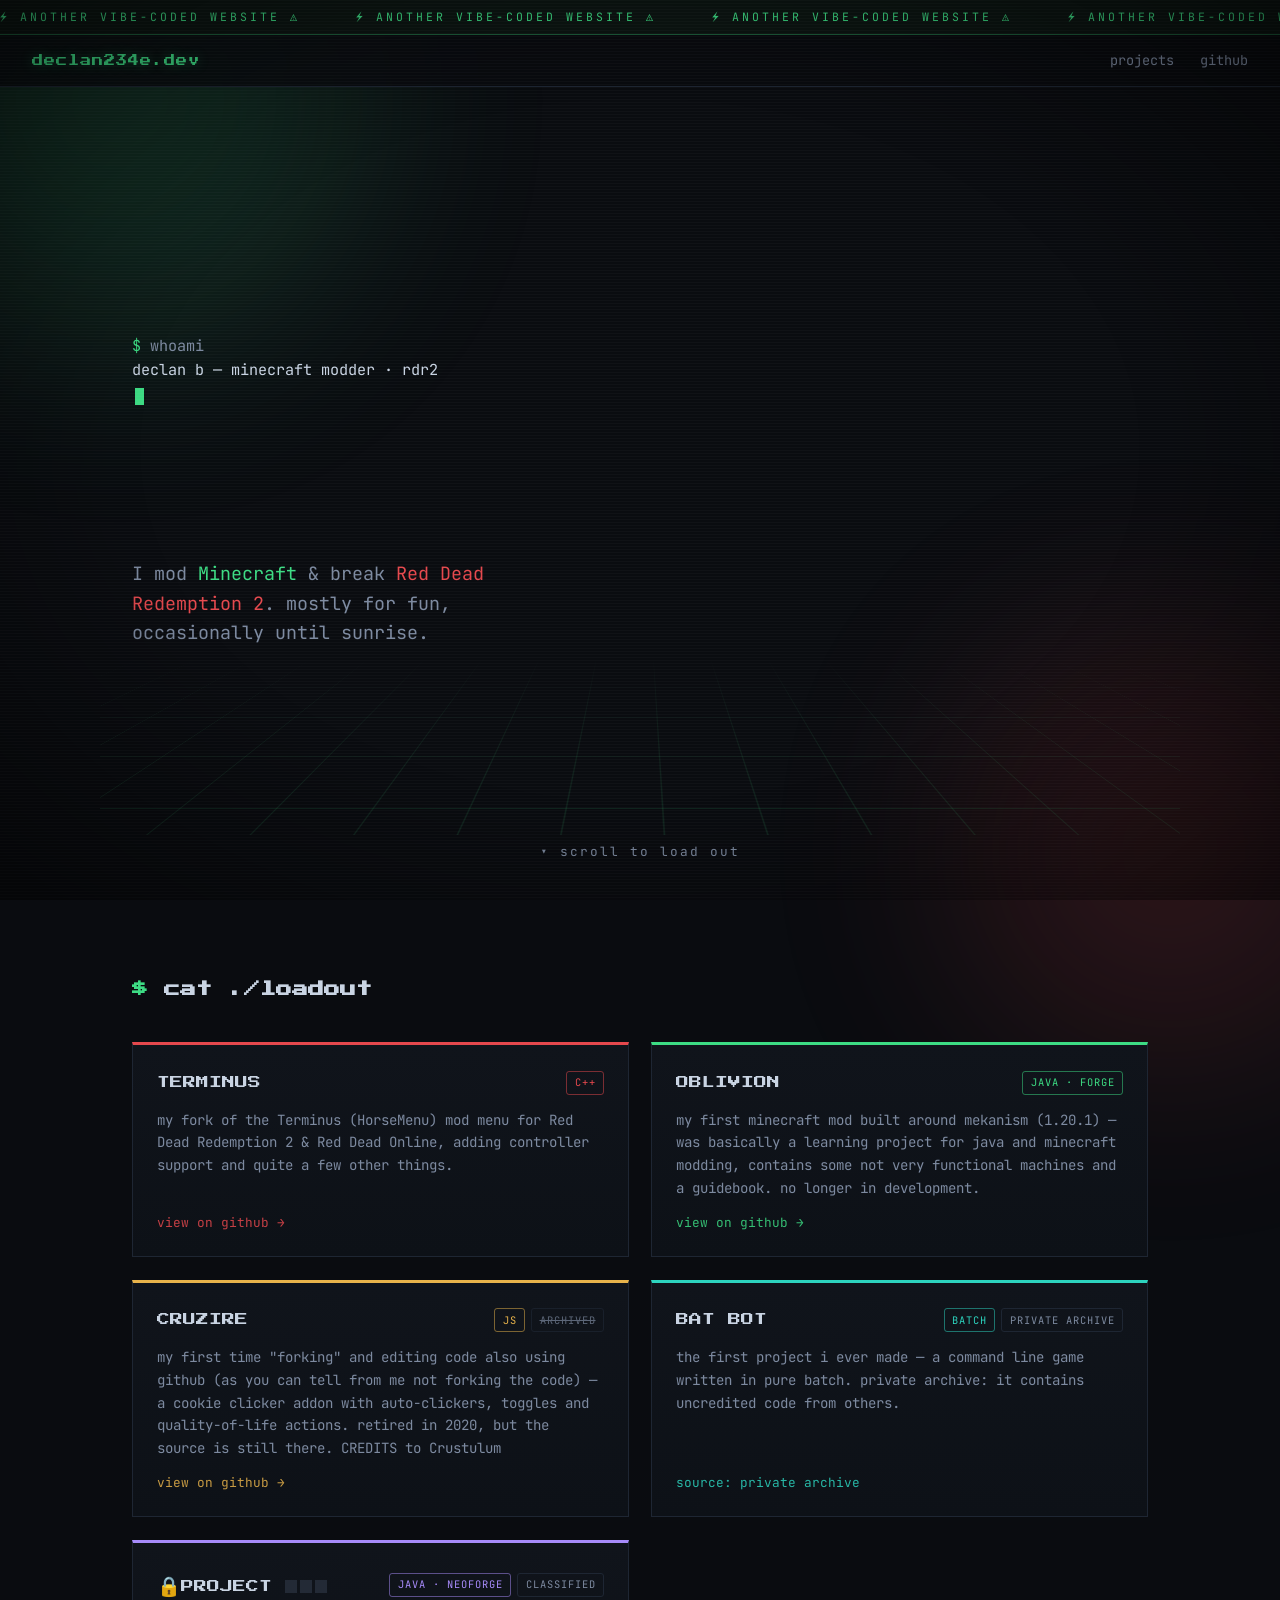
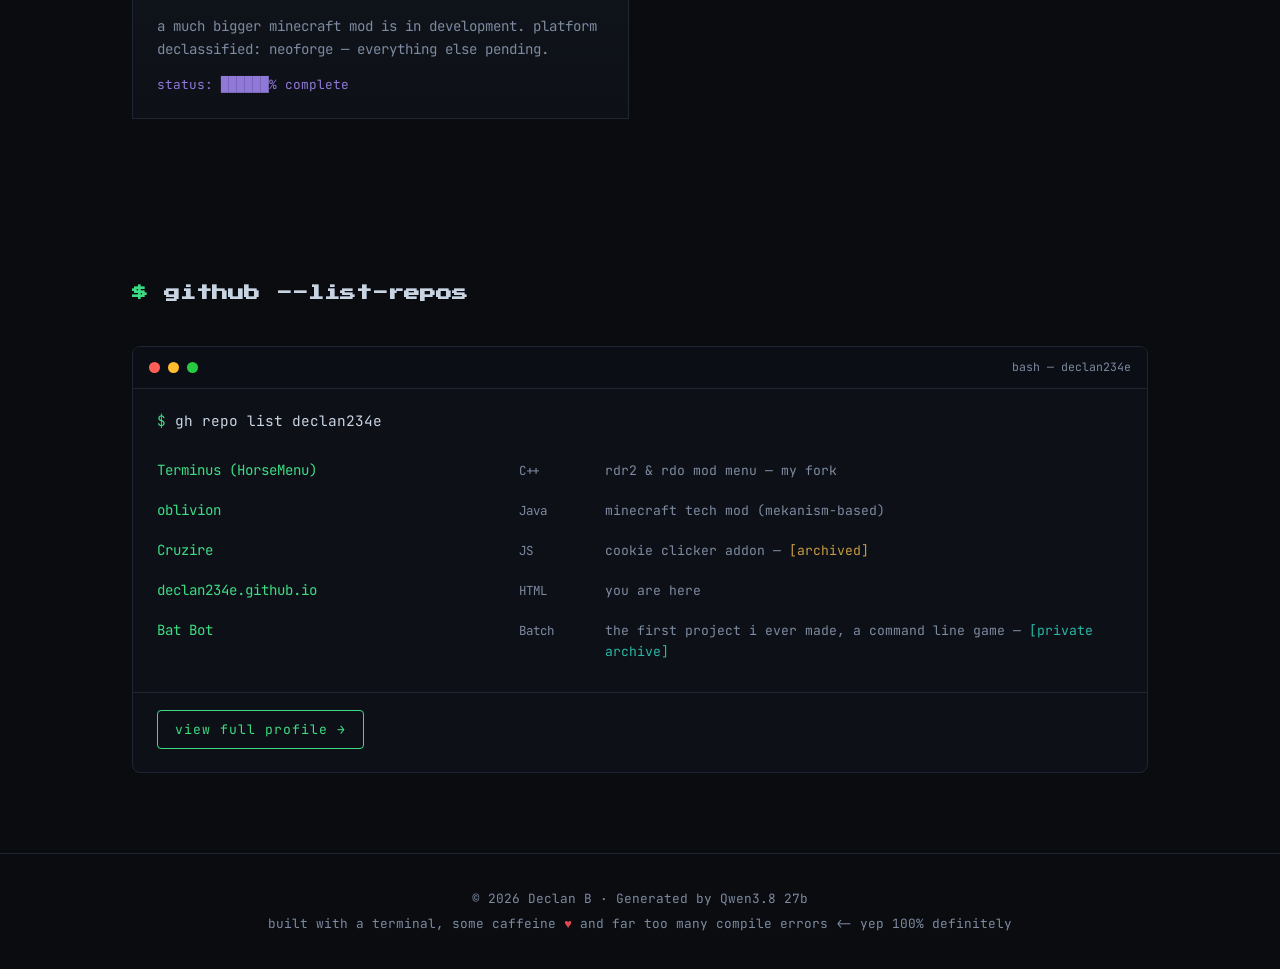
<file: index.html>
<!DOCTYPE html>
<html lang="en">
<head>
  <meta charset="UTF-8" />
  <meta name="viewport" content="width=device-width, initial-scale=1.0" />
  <title>declan234e.dev</title>
  <meta name="description" content="declan b — i mod minecraft & break red dead redemption 2." />
  <link rel="preconnect" href="https://fonts.googleapis.com" />
  <link rel="preconnect" href="https://fonts.gstatic.com" crossorigin />
  <link href="https://fonts.googleapis.com/css2?family=JetBrains+Mono:wght@400;700&family=Press+Start+2P&display=swap" rel="stylesheet" />
  <link rel="stylesheet" href="style.css?v=2026-10-09b" />
</head>
<body class="crt">
  <div class="vibe-ticker" role="note" aria-label="another vibe-coded website">
    <div class="vibe-ticker-track" aria-hidden="true"><span>⚡ another vibe-coded website ⚠️</span><span>⚡ another vibe-coded website ⚠️</span><span>⚡ another vibe-coded website ⚠️</span><span>⚡ another vibe-coded website ⚠️</span><span>⚡ another vibe-coded website ⚠️</span><span>⚡ another vibe-coded website ⚠️</span><span>⚡ another vibe-coded website ⚠️</span><span>⚡ another vibe-coded website ⚠️</span></div>
  </div>

  <div class="orb orb-green" aria-hidden="true"></div>
  <div class="orb orb-red" aria-hidden="true"></div>

  <nav>
    <a class="nav-brand" href="#top">declan234e.dev</a>
    <div class="nav-links">
      <a href="#projects">projects</a>
      <a href="#github">github</a>
    </div>
  </nav>

  <main id="top">
    <!-- ============ HERO ============ -->
    <section class="hero" id="home">
      <div class="grid-floor" aria-hidden="true"></div>
      <div class="hero-inner">
        <div class="boot" id="boot"></div>
        <h1 class="hero-name" id="hero-name">DECLAN B<span class="cursor" aria-hidden="true"></span></h1>
        <p class="hero-tag">
          I mod <span class="hl-mc">Minecraft</span> &amp; break
          <span class="hl-rdr2">Red Dead Redemption 2</span>. mostly for fun,
          occasionally until sunrise.
        </p>
      </div>
      <a class="scroll-cue" href="#projects">▾ scroll to load out</a>
    </section>

    <!-- ============ PROJECTS ============ -->
    <section id="projects">
      <h2 class="section-title reveal"><span class="prompt">$</span> cat ./loadout</h2>
      <div class="cards">
        <a class="card card-rdr2 reveal" href="https://github.com/declan234e/HorseMenu" target="_blank" rel="noopener">
          <div class="card-head">
            <span class="card-title">TERMINUS</span>
            <span class="badges"><span class="badge lang">C++</span></span>
          </div>
          <p class="card-desc">my fork of the Terminus (HorseMenu) mod menu for Red Dead Redemption 2 &amp; Red Dead Online, adding controller support and quite a few other things.</p>
          <span class="card-link">view on github →</span>
        </a>

        <a class="card card-mc reveal" href="https://github.com/declan234e/oblivion" target="_blank" rel="noopener">
          <div class="card-head">
            <span class="card-title">OBLIVION</span>
            <span class="badges"><span class="badge lang">JAVA · FORGE</span></span>
          </div>
          <p class="card-desc">my first minecraft mod built around mekanism (1.20.1) — was basically a learning project for java and minecraft modding, contains some not very functional machines and a guidebook. no longer in development.</p>
          <span class="card-link">view on github →</span>
        </a>

        <a class="card card-cookie reveal" href="https://github.com/declan234e/Cruzire" target="_blank" rel="noopener">
          <div class="card-head">
            <span class="card-title">CRUZIRE</span>
            <span class="badges"><span class="badge lang">JS</span><span class="badge archived">ARCHIVED</span></span>
          </div>
          <p class="card-desc">my first time "forking" and editing code also using github (as you can tell from me not forking the code) — a cookie clicker addon with auto-clickers, toggles and quality-of-life actions. retired in 2020, but the source is still there. CREDITS to Crustulum</p>
          <span class="card-link">view on github →</span>
        </a>

        <div class="card card-bat reveal" aria-label="Bat Bot, private archive project">
          <div class="card-head">
            <span class="card-title">BAT BOT</span>
            <span class="badges"><span class="badge lang">BATCH</span><span class="badge">PRIVATE ARCHIVE</span></span>
          </div>
          <p class="card-desc">the first project i ever made — a command line game written in pure batch. private archive: it contains uncredited code from others.</p>
          <span class="card-link">source: private archive</span>
        </div>

        <div class="card card-dark card-locked reveal" aria-label="classified minecraft mod, details partially redacted">
          <div class="card-head">
            <span class="card-title"><span class="lock-icon" aria-hidden="true">🔒</span>PROJECT&nbsp;<span class="redacted"></span><span class="redacted"></span><span class="redacted"></span></span>
            <span class="badges"><span class="badge lang">JAVA · NEOFORGE</span><span class="badge">CLASSIFIED</span></span>
          </div>
          <p class="card-desc">a much bigger minecraft mod is in development. platform declassified: neoforge — everything else pending.</p>
          <span class="card-link">status: ██████% complete</span>
        </div>
      </div>
    </section>

    <!-- ============ GITHUB ============ -->
    <section id="github">
      <h2 class="section-title reveal"><span class="prompt">$</span> github --list-repos</h2>
      <div class="terminal reveal">
        <div class="term-bar" aria-hidden="true">
          <span class="term-dot r"></span><span class="term-dot y"></span><span class="term-dot g"></span>
          <span class="term-title">bash — declan234e</span>
        </div>
        <div class="term-body">
          <p class="term-cmd"><span class="prompt">$</span> gh repo list declan234e</p>
          <a class="repo-row" href="https://github.com/declan234e/HorseMenu" target="_blank" rel="noopener">
            <span class="repo-name">Terminus (HorseMenu)</span><span class="repo-lang">C++</span><span class="repo-desc">rdr2 &amp; rdo mod menu — my fork</span>
          </a>
          <a class="repo-row" href="https://github.com/declan234e/oblivion" target="_blank" rel="noopener">
            <span class="repo-name">oblivion</span><span class="repo-lang">Java</span><span class="repo-desc">minecraft tech mod (mekanism-based)</span>
          </a>
          <a class="repo-row" href="https://github.com/declan234e/Cruzire" target="_blank" rel="noopener">
            <span class="repo-name">Cruzire</span><span class="repo-lang">JS</span><span class="repo-desc">cookie clicker addon — <span class="archived-mark">[archived]</span></span>
          </a>
          <a class="repo-row" href="https://github.com/declan234e/declan234e.github.io" target="_blank" rel="noopener">
            <span class="repo-name">declan234e.github.io</span><span class="repo-lang">HTML</span><span class="repo-desc">you are here</span>
          </a>
          <div class="repo-row repo-row-static">
            <span class="repo-name">Bat Bot</span><span class="repo-lang">Batch</span><span class="repo-desc">the first project i ever made, a command line game — <span class="private-mark">[private archive]</span></span>
          </div>
        </div>
        <div class="term-footer">
          <a class="btn" href="https://github.com/declan234e" target="_blank" rel="noopener">view full profile →</a>
        </div>
      </div>
    </section>
  </main>

  <footer>
    <p>© 2026 Declan B · Generated by Qwen3.8 27b</p>
    <p>built with a terminal, some caffeine <span class="heart">♥</span> and far too many compile errors <- yep 100% definitely</p>
  </footer>

  <div class="toast" id="konami-toast" role="status">ACCESS GRANTED — cheat code detected. nice one.</div>
  <script src="script.js?v=2026-10-09b"></script>
</body>
</html>
</file>
<file: style.css>
/* ============================================================
   declan234e.dev — "The Modder's Terminal"
   Dark terminal aesthetic · no build step · no dependencies
   ============================================================ */

:root {
  --bg: #0a0c10;
  --panel: #10141b;
  --panel-2: #0d1117;
  --line: #1e2633;
  --text: #c9d4e3;
  --muted: #7d8aa0;
  --green: #3ddc84;
  --red: #e5484d;
  --gold: #e8b34b;
  --purple: #a78bfa;
  --cyan: #2dd4bf;
  --glow-green: rgba(61, 220, 132, 0.35);
}

* { box-sizing: border-box; margin: 0; padding: 0; }

html { scroll-behavior: smooth; overflow-x: hidden; }

body {
  background: var(--bg);
  color: var(--text);
  font-family: "JetBrains Mono", ui-monospace, SFMono-Regular, Menlo, Consolas, monospace;
  font-size: 16px;
  line-height: 1.6;
  overflow-x: hidden;
}

::selection { background: var(--green); color: #04130b; }

a { color: inherit; }

/* ---------- CRT overlays (scanlines + vignette) ---------- */
.crt::before {
  content: "";
  position: fixed; inset: 0;
  z-index: 60; pointer-events: none;
  background: repeating-linear-gradient(
    to bottom,
    rgba(255, 255, 255, 0.028) 0px,
    rgba(255, 255, 255, 0.028) 1px,
    transparent 1px,
    transparent 3px
  );
}
.crt::after {
  content: "";
  position: fixed; inset: 0;
  z-index: 61; pointer-events: none;
  background: radial-gradient(ellipse at center, transparent 55%, rgba(0, 0, 0, 0.5) 100%);
}

/* ---------- Ambient glow orbs ---------- */
.orb {
  position: fixed; z-index: -2; border-radius: 50%;
  filter: blur(110px); opacity: 0.16; pointer-events: none;
}
.orb-green { width: 480px; height: 480px; background: var(--green); top: -140px; left: -120px; }
.orb-red   { width: 420px; height: 420px; background: var(--red);   bottom: -160px; right: -100px; }

/* ---------- Vibe ticker (top banner) ---------- */
.vibe-ticker {
  overflow: hidden; white-space: nowrap;
  background: #0c1512;
  border-bottom: 1px solid rgba(61, 220, 132, 0.35);
  color: var(--green);
  font-size: 0.72rem; letter-spacing: 3px; text-transform: uppercase;
  padding: 0.5rem 0;
}
.vibe-ticker-track { display: inline-flex; animation: ticker-scroll 24s linear infinite; }
.vibe-ticker span { padding-right: 3.5rem; }
@keyframes ticker-scroll { to { transform: translateX(-50%); } }

/* ---------- Nav ---------- */
nav {
  position: sticky; top: 0; z-index: 50;
  display: flex; align-items: center; justify-content: space-between;
  padding: 0.9rem 2rem;
  background: rgba(10, 12, 16, 0.82);
  backdrop-filter: blur(8px);
  border-bottom: 1px solid var(--line);
}
.nav-brand {
  font-family: "Press Start 2P", monospace;
  font-size: 0.7rem; letter-spacing: 1px;
  color: var(--green); text-decoration: none;
  text-shadow: 0 0 12px var(--glow-green);
}
.nav-links { display: flex; gap: 1.6rem; }
.nav-links a {
  color: var(--muted); text-decoration: none; font-size: 0.85rem;
  transition: color 0.2s, text-shadow 0.2s;
}
.nav-links a:hover { color: var(--green); text-shadow: 0 0 10px var(--glow-green); }

/* ---------- Layout ---------- */
main { position: relative; z-index: 1; }
section { padding: 5rem 2rem; max-width: 1080px; margin: 0 auto; }
.section-title {
  font-family: "Press Start 2P", monospace;
  font-size: 1rem; line-height: 1.8;
  color: var(--text);
  margin-bottom: 2.4rem;
}
.section-title .prompt { color: var(--green); }

/* ---------- Hero ---------- */
.hero {
  min-height: calc(100vh - 92px);
  display: flex; flex-direction: column; justify-content: center;
  position: relative; overflow: hidden;
}

/* perspective grid floor */
.grid-floor {
  position: absolute; left: 50%; bottom: -2px;
  width: 260vw; height: 42vh;
  transform: translateX(-50%) perspective(520px) rotateX(63deg);
  background-image:
    linear-gradient(to right, rgba(61, 220, 132, 0.14) 1px, transparent 1px),
    linear-gradient(to top, rgba(61, 220, 132, 0.14) 1px, transparent 1px);
  background-size: 70px 70px;
  animation: grid-move 3.2s linear infinite;
  -webkit-mask-image: linear-gradient(to top, rgba(0, 0, 0, 0.9), transparent 85%);
  mask-image: linear-gradient(to top, rgba(0, 0, 0, 0.9), transparent 85%);
  pointer-events: none;
}
@keyframes grid-move { from { background-position-y: 0; } to { background-position-y: 70px; } }

.hero-inner { position: relative; z-index: 2; }

.boot { min-height: 6.4em; font-size: 0.95rem; margin-bottom: 1.8rem; white-space: pre-wrap; }
.boot-line { display: block; color: var(--muted); }
.boot-line .cmd-prompt { color: var(--green); }
.boot-line.output { color: var(--text); }

.hero-name {
  font-family: "Press Start 2P", monospace;
  font-size: clamp(1.6rem, 5vw, 3rem);
  letter-spacing: 2px;
  color: #eafff3;
  text-shadow: 0 0 18px var(--glow-green), 0 0 46px rgba(61, 220, 132, 0.25);
  margin-bottom: 1.4rem;
}
.hero-tag {
  font-size: clamp(0.95rem, 2vw, 1.15rem);
  color: var(--muted);
  max-width: 38ch;
}
.hero-tag .hl-mc   { color: var(--green); }
.hero-tag .hl-rdr2 { color: var(--red); }

.cursor {
  display: inline-block; width: 0.6em; height: 1.1em;
  background: var(--green); vertical-align: text-bottom; margin-left: 3px;
  animation: blink 1s steps(1) infinite;
}
@keyframes blink { 50% { opacity: 0; } }

.scroll-cue {
  position: absolute; bottom: 2rem; left: 50%; transform: translateX(-50%);
  color: var(--muted); font-size: 0.8rem; text-decoration: none; letter-spacing: 2px;
  animation: bob 2s ease-in-out infinite;
}
.scroll-cue:hover { color: var(--green); }
@keyframes bob { 50% { transform: translate(-50%, 7px); } }

/* ---------- Cards (projects) ---------- */
.cards { display: grid; grid-template-columns: repeat(2, 1fr); gap: 1.4rem; }
/* never let a card's content force the grid track wider than its share */
.cards > * { min-width: 0; }

.card {
  position: relative;
  background: linear-gradient(180deg, var(--panel), var(--panel-2));
  border: 1px solid var(--line);
  border-top: 3px solid var(--accent, var(--green));
  padding: 1.6rem 1.5rem 1.4rem;
  text-decoration: none; color: inherit;
  display: flex; flex-direction: column; gap: 0.9rem;
  transition: transform 0.25s ease, border-color 0.25s ease, box-shadow 0.25s ease;
}
.card:hover {
  transform: translateY(-5px);
  border-color: var(--accent, var(--green));
  box-shadow: 0 10px 34px -10px color-mix(in srgb, var(--accent, var(--green)) 45%, transparent);
}
.card-head { display: flex; align-items: center; justify-content: space-between; gap: 0.8rem; flex-wrap: wrap; row-gap: 0.5rem; }
.card-title { font-family: "Press Start 2P", monospace; font-size: 0.8rem; line-height: 1.7; }
.badge {
  font-size: 0.65rem; letter-spacing: 1px; padding: 0.25em 0.7em;
  border: 1px solid var(--line); border-radius: 3px; color: var(--muted);
  white-space: nowrap;
}
.badge.lang { color: var(--accent, var(--green)); border-color: color-mix(in srgb, var(--accent, var(--green)) 50%, transparent); }
.badge.archived { text-decoration: line-through; opacity: 0.7; }
.card-desc { font-size: 0.88rem; color: var(--muted); flex-grow: 1; }
.card-link { font-size: 0.8rem; color: var(--accent, var(--green)); opacity: 0.85; }
.card:hover .card-link { opacity: 1; }

/* per-project accents */
.card-rdr2   { --accent: var(--red); }
.card-mc     { --accent: var(--green); }
.card-cookie { --accent: var(--gold); }
.card-dark   { --accent: var(--purple); }
.card-bat    { --accent: var(--cyan); }

/* classified / redacted card */
.card-locked { cursor: default; }
.card-locked:hover { transform: none; box-shadow: none; border-color: var(--line); }
.redacted {
  display: inline-block; min-width: 0.9em; height: 1em; margin-right: 0.28em;
  background: #232a36; vertical-align: baseline;
}
.card-locked:hover .redacted { animation: glitch 0.5s steps(2) infinite; }
@keyframes glitch {
  0%   { transform: translateX(0);     opacity: 1;    }
  25%  { transform: translateX(-2px);  opacity: 0.55; background: #3a2438; }
  50%  { transform: translateX(2px);   opacity: 0.9;  }
  75%  { transform: translateX(-1px);  opacity: 0.65; background: #2c3345; }
  100% { transform: translateX(0);     opacity: 1;    }
}
.lock-icon { font-size: 1.2rem; }

/* ---------- GitHub terminal panel ---------- */
.terminal {
  background: var(--panel-2);
  border: 1px solid var(--line);
  border-radius: 8px;
  overflow: hidden;
}
.term-bar {
  display: flex; align-items: center; gap: 0.5rem;
  padding: 0.7rem 1rem;
  background: #0b0e14;
  border-bottom: 1px solid var(--line);
}
.term-dot { width: 11px; height: 11px; border-radius: 50%; }
.term-dot.r { background: #ff5f57; } .term-dot.y { background: #febc2e; } .term-dot.g { background: #28c840; }
.term-title { margin-left: auto; font-size: 0.72rem; color: var(--muted); }

.term-body { padding: 1.3rem 1.5rem; }
.term-cmd { color: var(--text); font-size: 0.9rem; margin-bottom: 1.1rem; }
.term-cmd .prompt { color: var(--green); }

.repo-row {
  display: grid;
  grid-template-columns: minmax(180px, 2fr) 70px minmax(0, 3fr);
  gap: 1rem; align-items: baseline;
  padding: 0.55rem 0.6rem; margin: 0 -0.6rem;
  border-radius: 4px; text-decoration: none; color: var(--text); font-size: 0.88rem;
  transition: background 0.15s;
}
.repo-row:hover { background: rgba(61, 220, 132, 0.07); }
.repo-name { color: var(--green); overflow-wrap: anywhere; }
.repo-lang { color: var(--muted); font-size: 0.78rem; }
.repo-desc { color: var(--muted); font-size: 0.82rem; overflow-wrap: anywhere; }
.repo-row .archived-mark { color: var(--gold); opacity: 0.85; }
/* repo rows that list a project but have no link to click */
.repo-row-static { cursor: default; }
.repo-row-static:hover { background: transparent; }
.private-mark { color: var(--cyan); opacity: 0.85; }

.term-footer { padding: 1.1rem 1.5rem 1.4rem; border-top: 1px solid var(--line); }
.btn {
  display: inline-block;
  font-size: 0.82rem; letter-spacing: 1px;
  color: var(--green); text-decoration: none;
  border: 1px solid var(--green); border-radius: 4px;
  padding: 0.6em 1.3em;
  transition: background 0.2s, box-shadow 0.2s;
}
.btn:hover {
  background: rgba(61, 220, 132, 0.12);
  box-shadow: 0 0 18px -4px var(--glow-green);
}

/* ---------- Footer ---------- */
footer {
  border-top: 1px solid var(--line);
  padding: 2rem; text-align: center;
  color: var(--muted); font-size: 0.8rem; line-height: 2;
}
footer .heart { color: var(--red); }

/* ---------- Scroll reveal ---------- */
.reveal { opacity: 0; transform: translateY(18px); transition: opacity 0.6s ease, transform 0.6s ease; }
.reveal.visible { opacity: 1; transform: none; }

/* ---------- Konami toast ---------- */
.toast {
  position: fixed; bottom: 1.6rem; left: 50%; z-index: 70;
  transform: translate(-50%, 20px);
  background: #0d1a12; border: 1px solid var(--green); border-radius: 6px;
  color: var(--green); font-size: 0.82rem; padding: 0.8em 1.4em;
  box-shadow: 0 0 28px -6px var(--glow-green);
  opacity: 0; pointer-events: none;
  transition: opacity 0.3s ease, transform 0.3s ease;
}
.toast.show { opacity: 1; transform: translate(-50%, 0); }

/* grouped badges (archived + language, etc.) */
.badges { display: flex; gap: 0.4rem; }

/* keep section headings below the sticky nav when anchor-scrolling */
section[id] { scroll-margin-top: 72px; }

/* ---------- Responsive ---------- */
@media (max-width: 720px) {
  section { padding: 3.6rem 1.2rem; }
  .cards { grid-template-columns: 1fr; }
  .nav-links { gap: 1rem; }
  .section-title { font-size: 0.85rem; }
  .repo-row { grid-template-columns: 1fr; gap: 0.15rem; }
  .term-body, .term-footer { padding-left: 1rem; padding-right: 1rem; }
}

/* ---------- Reduced motion ---------- */
@media (prefers-reduced-motion: reduce) {
  html { scroll-behavior: auto; }
  .grid-floor, .cursor, .scroll-cue, .card-locked:hover .redacted, .vibe-ticker-track { animation: none; }
  .reveal { opacity: 1; transform: none; transition: none; }
  * { transition-duration: 0.01ms !important; animation-duration: 0.01ms !important; animation-iteration-count: 1 !important; }
}
</file>
